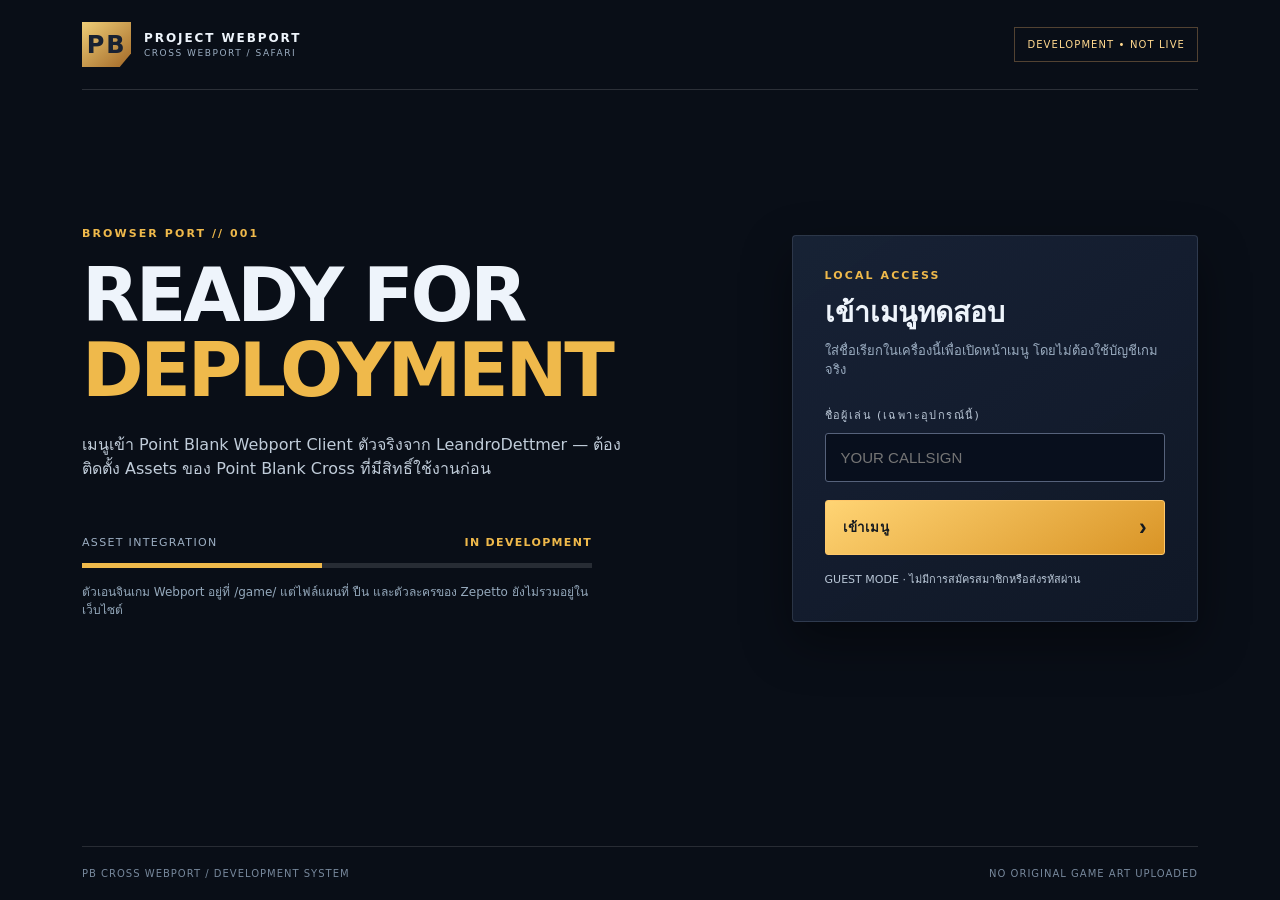
<file: web-ui/index.html>
<!doctype html>
<html lang="th">
<head>
  <meta charset="utf-8">
  <meta name="viewport" content="width=device-width,initial-scale=1,viewport-fit=cover">
  <meta name="theme-color" content="#090e17">
  <meta name="robots" content="noindex,nofollow">
  <title>PB Webport • Development Launcher</title>
  <link rel="stylesheet" href="./style.css">
  <script defer src="./app.js"></script>
</head>
<body>
  <div class="backdrop" aria-hidden="true"><div class="halo"></div><div class="grid-lines"></div></div>
  <div class="shell">
    <header class="bar">
      <div class="logo"><span class="logo-mark">PB</span><span><b>PROJECT WEBPORT</b><small>CROSS WEBPORT / SAFARI</small></span></div>
      <span id="build-tag" class="build-tag">DEVELOPMENT • NOT LIVE</span>
    </header>
    <main id="login-view" class="view">
      <div class="login-grid">
        <section class="hero">
          <div class="eyebrow">BROWSER PORT // 001</div>
          <h1>READY FOR<br><em>DEPLOYMENT</em></h1>
          <p>เมนูเข้า Point Blank Webport Client ตัวจริงจาก LeandroDettmer — ต้องติดตั้ง Assets ของ Point Blank Cross ที่มีสิทธิ์ใช้งานก่อน</p>
          <div class="progress-label">ASSET INTEGRATION <strong>IN DEVELOPMENT</strong></div>
          <div class="meter"><span></span></div>
          <p class="note">ตัวเอนจินเกม Webport อยู่ที่ /game/ แต่ไฟล์แผนที่ ปืน และตัวละครของ Zepetto ยังไม่รวมอยู่ในเว็บไซต์</p>
        </section>
        <section class="login-card">
          <div class="eyebrow">LOCAL ACCESS</div>
          <h2>เข้าเมนูทดสอบ</h2>
          <p>ใส่ชื่อเรียกในเครื่องนี้เพื่อเปิดหน้าเมนู โดยไม่ต้องใช้บัญชีเกมจริง</p>
          <form id="guest-form">
            <label for="nickname">ชื่อผู้เล่น (เฉพาะอุปกรณ์นี้)</label>
            <input id="nickname" autocomplete="nickname" maxlength="18" minlength="2" required placeholder="YOUR CALLSIGN" />
            <button class="button primary" type="submit">เข้าเมนู <span aria-hidden="true">›</span></button>
          </form>
          <div class="mini-warning">GUEST MODE · ไม่มีการสมัครสมาชิกหรือส่งรหัสผ่าน</div>
        </section>
      </div>
    </main>
    <main id="lobby-view" class="view hidden">
      <div class="dashboard-head">
        <div><div class="eyebrow">SYSTEM LOBBY</div><h1>WELCOME, <span id="callsign">SOLDIER</span></h1><p id="system-message">เลือกเมนูเพื่อดูสิ่งที่พัฒนาแล้ว</p></div>
        <button type="button" id="logout" class="button subtle">ออกจากเมนู</button>
      </div>
      <nav class="tabs" aria-label="หน้าจอเกม">
        <button class="tab active" data-panel="home" type="button">ศูนย์บัญชาการ</button>
        <button class="tab" data-panel="arsenal" type="button">คลังอาวุธ</button>
        <button class="tab" data-panel="training" type="button">โหมดฝึก</button>
        <button class="tab" data-panel="status" type="button">สถานะโปรเจกต์</button>
        <a class="tab" href="/collection/">ยศ / ฉายา / สกิน</a>
      </nav>
      <section class="panel" id="panel-home">
        <div class="tiles">
          <button type="button" class="tile" data-go="training"><span class="tile-index">01 / TRAINING</span><span class="tile-title">Webport ตัวจริง</span><span class="tile-desc">ตรวจไฟล์ที่ได้รับอนุญาต แล้วเข้าเกมของ LeandroDettmer เพื่อเล่นแบบออฟไลน์</span><span class="tile-arrow">↗</span></button>
          <button type="button" class="tile" data-go="arsenal"><span class="tile-index">02 / ARMORY</span><span class="tile-title">คลังอาวุธ</span><span class="tile-desc">เลือกปืนทดสอบจากรุ่นที่แปลงโมเดลผ่านแล้ว</span><span class="tile-arrow">↗</span></button>
          <button type="button" class="tile" data-go="status"><span class="tile-index">03 / SYSTEM</span><span class="tile-title">ความพร้อม</span><span class="tile-desc">ดูงานที่ผ่านการ Build และรายการที่ยังต้องพัฒนา</span><span class="tile-arrow">↗</span></button>
        </div>
        <div class="hint"><a href="/collection/" class="button primary">เปิดคลังแสงจริง / ตัวละคร / แผนที่ / ยศ / ฉายา</a><p>อ่านข้อมูลจากไฟล์ Cross ที่นำเข้าบน iPhone และเก็บโปรไฟล์ทดลองในเครื่อง</p></div>
        <div class="hint">MULTIPLAYER <strong>ยังไม่เปิด</strong> — ต้องมีระบบเซิร์ฟเวอร์สำหรับเล่นออนไลน์</div>
      </section>
      <section class="panel hidden" id="panel-arsenal">
        <div class="section-heading"><div><div class="eyebrow">WEAPON LOADOUT</div><h2>คลังอาวุธ</h2></div><span class="right-note">โมเดลที่ตรวจสอบแล้ว · ไม่ใช่ระบบ Inventory จริง</span></div>
        <p><a class="button primary" href="/collection/">ไปหน้าคลังแสงและพรีวิวโมเดล GLB จริง</a></p><div class="arsenal-grid"><div id="weapons" class="weapon-list"></div><aside class="equipment"><span class="eyebrow">EQUIPPED</span><h3 id="selected-weapon">—</h3><p id="weapon-details"></p><button id="equip-weapon" type="button" class="button primary">เลือกเป็นปืนทดสอบ</button><p id="equip-result" class="note">การเลือกบันทึกเฉพาะในเมนู ยังไม่ผูกกับตัวเกม</p></aside></div>
      </section>
      <section class="panel hidden" id="panel-training">
        <div class="section-heading"><div><div class="eyebrow">UPSTREAM WEBPORT GAME</div><h2>เข้าสู่เกม Webport</h2></div><span class="right-note">OFFLINE ONLY</span></div>
        <div class="mission-card">
          <div><span class="eyebrow">REAL GAME CLIENT</span><h3>POINT BLANK WEBPORT</h3><p>ใช้ Client ต้นทางจริง ไม่ใช่ฉาก FPS จำลอง ระบบจะค้นหาแผนที่จากดัชนี Point Blank Cross ที่ติดตั้งอยู่บนเว็บไซต์</p></div>
          <div class="mission-actions"><button class="button primary" id="start-training" type="button">ตรวจ Assets และเข้าเกมจริง</button><div class="mini-warning">หากไม่มี Assets ที่ได้รับอนุญาต ระบบจะแจ้งไฟล์ที่ขาดแทนการเปิดฉากจำลอง</div></div>
        </div>
        <div id="training-check" class="check-results" role="status" aria-live="polite">ยังไม่ได้ตรวจ Assets บนเว็บไซต์นี้</div>
      </section>
      <section class="panel hidden" id="panel-status">
        <div class="section-heading"><div><div class="eyebrow">PROJECT REPORT</div><h2>สถานะระบบ</h2></div><a href="https://github.com/hightblack2547-ux/pb/blob/main/docs/PROGRESS.md" target="_blank" rel="noreferrer" class="report-link">รายงานบน GitHub ↗</a></div>
        <div class="status-list">
          <div><span>แปลงแผนที่ 3D / Collision</span><strong class="pass">ผ่านการแปลง</strong></div>
          <div><span>โมเดลปืนเบื้องต้น</span><strong class="pass">ผ่านการแปลง</strong></div>
          <div><span>REBEL Male + แอนิเมชัน</span><strong class="pass">ผ่านตัวแปลง (ยังไม่ทดสอบภาพจริง)</strong></div>
          <div><span>Build เว็บ TypeScript / Vite</span><strong class="pass">ผ่าน CI</strong></div>
          <div><span>UI และคลังปืนบนเว็บ</span><strong class="pass">ตัวต้นแบบเมนู</strong></div>
          <div><span>Safari + เกมที่เล่นได้</span><strong class="pending">รอรวม Assets และทดสอบ</strong></div>
          <div><span>เซิร์ฟเวอร์ออนไลน์ / บัญชีจริง</span><strong class="pending">ยังไม่ได้พัฒนาในชุดนี้</strong></div>
        </div>
      </section>
    </main>
    <footer><span>PB CROSS WEBPORT / DEVELOPMENT SYSTEM</span><span>NO ORIGINAL GAME ART UPLOADED</span></footer>
  </div>
</body>
</html>
</file>
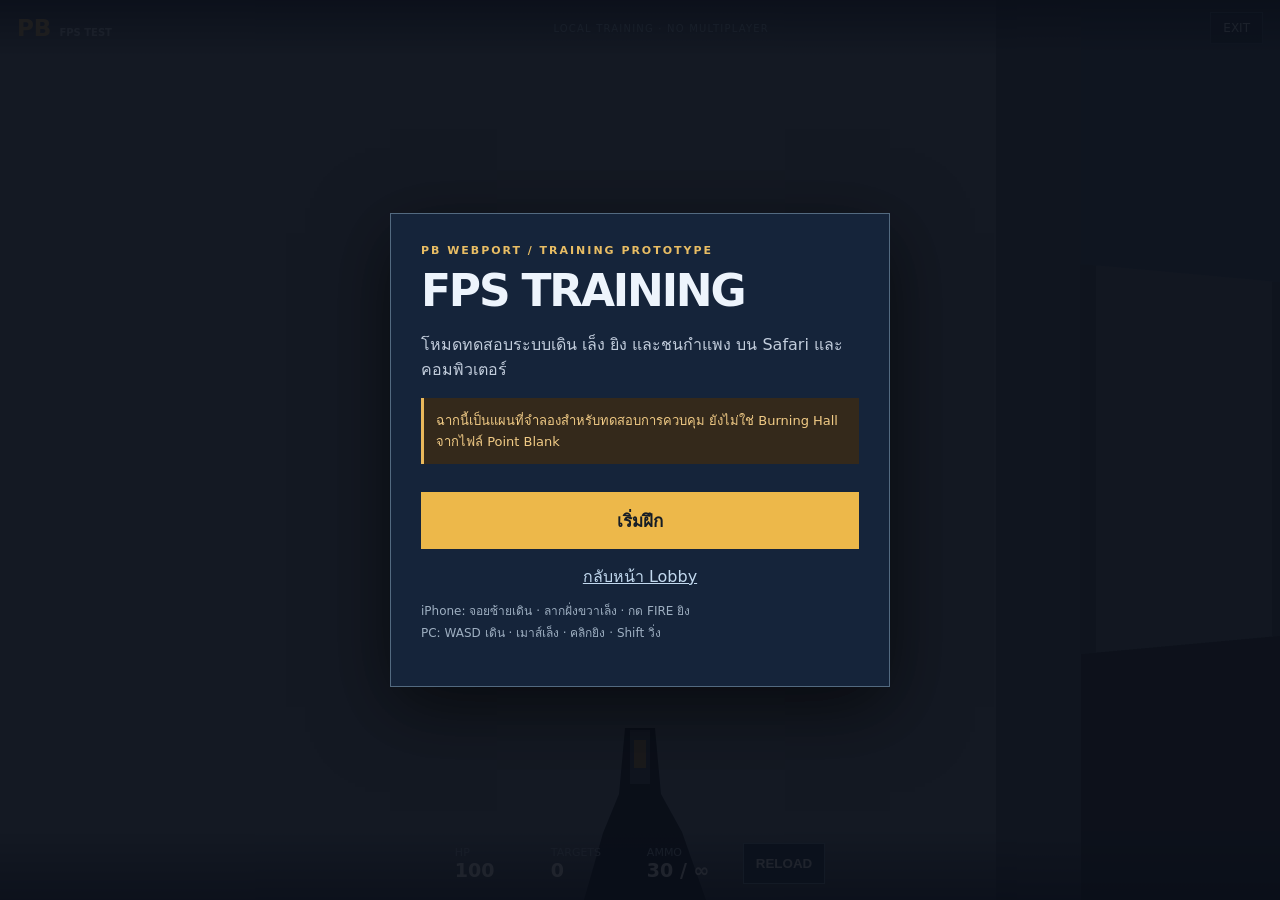
<file: web-ui/training/index.html>
<!doctype html><html lang="th"><head><meta charset="utf-8"><meta name="viewport" content="width=device-width,initial-scale=1,maximum-scale=1,viewport-fit=cover,user-scalable=no"><meta name="theme-color" content="#090f19"><title>PB Webport - FPS Training Prototype</title><link rel="stylesheet" href="./training.css"><script defer src="./training.js"></script></head><body><canvas id="scene" aria-label="ฉากฝึก FPS"></canvas><div id="overlay"><div class="card"><div class="eyebrow">PB WEBPORT / TRAINING PROTOTYPE</div><h1>FPS TRAINING</h1><p>โหมดทดสอบระบบเดิน เล็ง ยิง และชนกำแพง บน Safari และคอมพิวเตอร์</p><p class="notice">ฉากนี้เป็นแผนที่จำลองสำหรับทดสอบการควบคุม ยังไม่ใช่ Burning Hall จากไฟล์ Point Blank</p><button id="start" type="button">เริ่มฝึก</button><a href="/launcher/">กลับหน้า Lobby</a><p class="help">iPhone: จอยซ้ายเดิน · ลากฝั่งขวาเล็ง · กด FIRE ยิง<br>PC: WASD เดิน · เมาส์เล็ง · คลิกยิง · Shift วิ่ง</p></div></div><div class="top"><div class="mark">PB <small>FPS TEST</small></div><div id="status">LOCAL TRAINING · NO MULTIPLAYER</div><a href="/launcher/">EXIT</a></div><div id="reticle"><span></span></div><div class="bottom"><div class="stat">HP <strong>100</strong></div><div class="stat">TARGETS <strong id="hits">0</strong></div><div class="stat">AMMO <strong id="ammo">30 / ∞</strong></div><button type="button" id="reload">RELOAD</button></div><div id="stick"><div id="nub"></div></div><div id="look"></div><button id="fire" type="button">FIRE</button><div id="toast" role="status" aria-live="polite"></div></body></html>
</file>
<file: web-ui/style.css>
:root{color-scheme:dark;--bg:#090e17;--surface:#121e30;--line:#344156;--text:#eef4fb;--muted:#9caec2;--accent:#efb94b;--good:#80d5bd}*{box-sizing:border-box}html,body{margin:0;min-height:100%;font:15px/1.5 system-ui,-apple-system,Segoe UI,sans-serif;background:var(--bg);color:var(--text)}body{overflow-x:hidden}.backdrop{position:fixed;inset:0;z-index:-1;overflow:hidden;background:radial-gradient(circle at 75% 25%,#142d47,transparent 55%),linear-gradient(150deg,#080c16,#121727 65%,#080c16)}.halo{position:absolute;inset:0;background:radial-gradient(ellipse at 10% 100%,#2c28421a,transparent 50%)}.grid-lines{position:absolute;inset:-30%;background-image:linear-gradient(#ffffff0a 1px,transparent 1px),linear-gradient(90deg,#ffffff0a 1px,transparent 1px);background-size:70px 70px;transform:perspective(600px) rotateX(60deg) translateY(8%);opacity:.3}.shell{min-height:100dvh;max-width:1160px;margin:auto;display:flex;flex-direction:column;padding:0 22px}.bar{display:flex;justify-content:space-between;align-items:center;gap:14px;padding:22px 0;border-bottom:1px solid #ffffff24}.logo{display:flex;align-items:center;gap:13px;letter-spacing:.16em;font-size:12px}.logo small{display:block;color:var(--muted);font-size:9px;letter-spacing:.17em}.logo-mark{display:grid;place-items:center;width:49px;height:45px;background:linear-gradient(140deg,#efce77,#a26827);color:#182132;font-size:24px;font-weight:900;clip-path:polygon(0 0,100% 0,100% 70%,77% 100%,0 100%)}.build-tag{font-size:10px;letter-spacing:.11em;color:#ffd88e;border:1px solid #9b774e80;padding:9px 12px}.view{flex:1;padding:46px 0 64px}.hidden{display:none!important}.login-grid{display:grid;grid-template-columns:1.2fr .8fr;gap:min(8vw,100px);align-items:center;min-height:65vh}.eyebrow{color:var(--accent);font-size:11px;font-weight:800;letter-spacing:.19em;text-transform:uppercase}.hero h1,.dashboard-head h1{font-weight:900;font-size:clamp(38px,5.8vw,85px);line-height:1.01;letter-spacing:-.045em;margin:17px 0 24px}.hero h1 em{font-style:normal;color:var(--accent)}.hero>p{color:#c0ccd9;max-width:540px;font-size:16px}.hero .note,.note{font-size:12px;color:#95a9bc}.progress-label{margin-top:54px;display:flex;justify-content:space-between;max-width:510px;font-size:11px;letter-spacing:.12em;color:var(--muted)}.progress-label strong{color:var(--accent)}.meter{height:5px;background:#e6ecf022;max-width:510px;margin:12px 0 15px}.meter span{display:block;background:var(--accent);width:47%;height:100%}.login-card,.equipment,.mission-card{background:linear-gradient(145deg,#192438ec,#101827fa);border:1px solid #73819544;box-shadow:0 20px 50px #0006;border-radius:4px;padding:32px}.login-card h2{font-size:28px;margin:7px 0}.login-card p{color:var(--muted);font-size:13px;margin:0 0 28px}.login-card label{display:block;font-size:11px;letter-spacing:.13em;color:#b9c6d5;margin-bottom:9px}.login-card input{display:block;width:100%;padding:15px;background:#080f1d;color:#fff;font-size:15px;border:1px solid #56627b;border-radius:3px;outline:none}.login-card input:focus{border-color:var(--accent)}.button{border:1px solid #7d8fa2;background:#273647;color:#eef4fb;font-weight:800;letter-spacing:.03em;padding:13px 17px;min-height:45px;cursor:pointer;border-radius:3px}.button.primary{background:linear-gradient(150deg,#ffd474,#d99426);border-color:#ffc86a;color:#151a20}.button.primary:hover{filter:brightness(1.1)}.button.subtle{background:#101c2d}.button:focus-visible,.tab:focus-visible,.tile:focus-visible,.weapon:focus-visible{outline:2px solid #ffe5a8;outline-offset:3px}.login-card form .button{display:flex;justify-content:space-between;align-items:center;width:100%;margin-top:18px}.login-card form .button span{font-size:23px}.mini-warning{margin-top:17px;color:#b8c6d6;font-size:11px}.dashboard-head{display:flex;align-items:center;justify-content:space-between;gap:20px}.dashboard-head h1{font-size:clamp(30px,4vw,53px);margin:13px 0 8px}.dashboard-head h1 span{color:var(--accent)}.dashboard-head p{color:#aabbce;margin:0 0 23px}.tabs{display:flex;gap:6px;overflow-x:auto;border-bottom:1px solid #55647d;margin:25px 0 25px;padding:0}.tab{flex-shrink:0;border:0;border-bottom:3px solid transparent;background:#142035;cursor:pointer;padding:14px 20px;color:#bbc7d4;font:700 13px/1.2 system-ui}.tab.active{border-bottom-color:var(--accent);background:#263248;color:#fff}.tiles{display:grid;grid-template-columns:repeat(3,1fr);gap:15px}.tile{position:relative;display:flex;text-align:left;flex-direction:column;gap:12px;min-height:240px;padding:24px;border:1px solid #53657c;background:linear-gradient(160deg,#1b2d42,#0c1422);color:inherit;cursor:pointer}.tile:hover{border-color:var(--accent);transform:translateY(-2px)}.tile-index{font-size:10px;letter-spacing:.16em;color:var(--accent)}.tile-title{font-size:clamp(22px,3vw,33px);font-weight:900}.tile-desc{color:var(--muted);font-size:13px;max-width:270px}.tile-arrow{position:absolute;right:22px;bottom:16px;color:var(--accent);font-size:25px}.hint{margin-top:24px;border-top:1px solid #ffffff25;padding-top:20px;color:#95a7bb;font-size:12px}.hint strong{color:#f8cc79}.section-heading{display:flex;align-items:flex-end;justify-content:space-between;gap:15px;margin-bottom:22px}.section-heading h2{font-size:31px;margin:5px 0}.right-note{font-size:12px;color:#b5c0ce}.arsenal-grid{display:grid;grid-template-columns:1fr 330px;gap:18px}.weapon-list{display:grid;gap:10px}.weapon{min-height:88px;width:100%;text-align:left;padding:17px 22px;background:#172537;border:1px solid #41506a;color:#fff;cursor:pointer;display:flex;align-items:center;justify-content:space-between;gap:10px}.weapon.selected{border-color:var(--accent);background:#302c30}.weapon strong{font-size:17px}.weapon small{display:block;color:#9fb1c5;font-size:12px;margin-top:2px}.weapon span:last-child{color:var(--accent);font-size:11px;white-space:nowrap}.equipment{align-self:start;position:sticky;top:20px}.equipment h3{font-size:29px;margin:15px 0}.equipment p{color:var(--muted);font-size:13px}.equipment .button{margin-top:16px;width:100%}.mission-card{display:grid;grid-template-columns:1fr 320px;align-items:center;gap:20px;min-height:250px}.mission-card h3{font-size:31px;margin:6px 0}.mission-card p{color:var(--muted);max-width:550px}.mission-actions .button{width:100%}.check-results{padding:16px 20px;margin-top:16px;background:#141f2e;border:1px solid #3a495f;font-size:13px;white-space:pre-line;line-height:1.65}.check-results.error{border-color:#c97c66;color:#ffd0c5}.check-results.good{border-color:#68bba5;color:#b6f7de}.status-list{border:1px solid #40516a;background:#122033}.status-list>div{display:flex;align-items:center;justify-content:space-between;gap:12px;padding:16px 20px;border-bottom:1px solid #ffffff19}.status-list>div:last-child{border:0}.status-list strong{text-align:right;font-size:12px}.status-list .pass{color:var(--good)}.status-list .pending{color:#f2c57b}.report-link{color:#efcd83;text-decoration:none;font-size:13px}footer{display:flex;justify-content:space-between;gap:12px;padding:19px 0;font-size:10px;letter-spacing:.1em;color:#77889c;border-top:1px solid #ffffff20}@media(max-width:800px){.login-grid{grid-template-columns:1fr;min-height:auto;gap:32px}.view{padding:28px 0 50px}.hero h1{font-size:clamp(39px,9vw,70px)}.hero .progress-label{margin-top:26px}.tiles{grid-template-columns:1fr}.tile{min-height:145px}.arsenal-grid,.mission-card{grid-template-columns:1fr}.equipment{position:static}.mission-card{min-height:0}.bar{padding:15px 0}.shell{padding:0 16px}.build-tag{font-size:9px;max-width:120px;text-align:center}.dashboard-head{align-items:flex-start}.dashboard-head .button{font-size:11px;min-width:88px}.tabs{margin-top:16px}.tab{padding:14px 13px}.status-list>div{font-size:13px}.status-list strong{max-width:45%}footer{font-size:8px}}@media(prefers-reduced-motion:no-preference){.tile,.button{transition:transform .2s ease,border-color .2s ease,filter .2s ease}}
</file>
<file: web-ui/training/training.css>
*{box-sizing:border-box}html,body{margin:0;width:100%;height:100%;overflow:hidden;background:#10161e;color:#edf4fc;font-family:system-ui,-apple-system,sans-serif;touch-action:none}canvas{display:block;width:100vw;height:100dvh}#overlay{position:fixed;inset:0;background:#090e18e8;display:grid;place-items:center;z-index:40;overflow:auto;padding:20px}#overlay.hidden{display:none}.card{padding:30px;max-width:500px;width:100%;background:#15243a;border:1px solid #536a80;box-shadow:0 20px 70px #0009}.eyebrow{font-size:11px;font-weight:800;letter-spacing:.18em;color:#e8bd64}.card h1{margin:8px 0;font-size:44px;letter-spacing:-.05em}.card p{color:#c2cddc}.card .notice{color:#f1cb86;background:#34291b;padding:12px;font-size:13px;border-left:3px solid #e9b85b}.card button{width:100%;margin:15px 0;font-weight:900;font-size:17px;background:#edb84a;border:0;color:#161d26;padding:15px;cursor:pointer}.card a{display:block;color:#c2d9ef;text-align:center}.card .help{font-size:12px;line-height:1.8;color:#9eafc1}.top,.bottom{position:fixed;left:0;right:0;pointer-events:none;display:flex;align-items:center;gap:14px;justify-content:space-between;padding:12px max(17px,env(safe-area-inset-right))}.top{top:0;background:linear-gradient(#0b1323bb,transparent)}.top .mark{font-size:23px;font-weight:900;color:#efc266}.mark small{font-size:10px;color:#c6d5e4}.top a{pointer-events:auto;color:#dfedf8;background:#243549aa;border:1px solid #536379;font-size:12px;padding:8px 12px;text-decoration:none}.top #status{font-size:10px;letter-spacing:.12em;color:#a9c5d7}.bottom{bottom:0;justify-content:center;padding-bottom:calc(16px + env(safe-area-inset-bottom));background:linear-gradient(transparent,#0b1323ac)}.stat{font-size:11px;color:#a8bacb;min-width:82px}.stat strong{font-size:19px;color:#fff;display:block}.bottom button{pointer-events:auto;background:#263d51;border:1px solid #7c98b4;color:white;padding:12px;font-weight:800}#reticle{display:none}#stick{position:fixed;bottom:105px;left:23px;width:125px;height:125px;border:2px solid #d5edfa55;border-radius:50%;background:#12253a55;touch-action:none;display:none;align-items:center;justify-content:center;z-index:10}#nub{width:52px;height:52px;border-radius:50%;background:#eebc68b0;border:2px solid #fff5b5;transform:translate(0,0)}#look{position:fixed;right:0;top:18%;height:67%;width:52%;touch-action:none;display:none;z-index:5}#fire{position:fixed;right:26px;bottom:138px;width:85px;height:85px;border-radius:50%;border:3px solid #ffb96d;background:#a83236b0;color:#fff;font-weight:900;font-size:16px;display:none;z-index:12;touch-action:none}#toast{position:fixed;top:21%;width:100%;text-align:center;color:#f6c76c;font-size:23px;font-weight:900;text-shadow:1px 2px 5px #000;pointer-events:none}@media(pointer:coarse){#stick,#look,#fire{display:flex}#fire{align-items:center;justify-content:center}}@media(max-width:600px){.top #status{display:none}.bottom{justify-content:flex-start;gap:8px;padding-left:170px}.bottom .stat{min-width:65px}.bottom .stat strong{font-size:16px}.bottom button{padding:8px;font-size:11px}.card h1{font-size:37px}}
</file>
